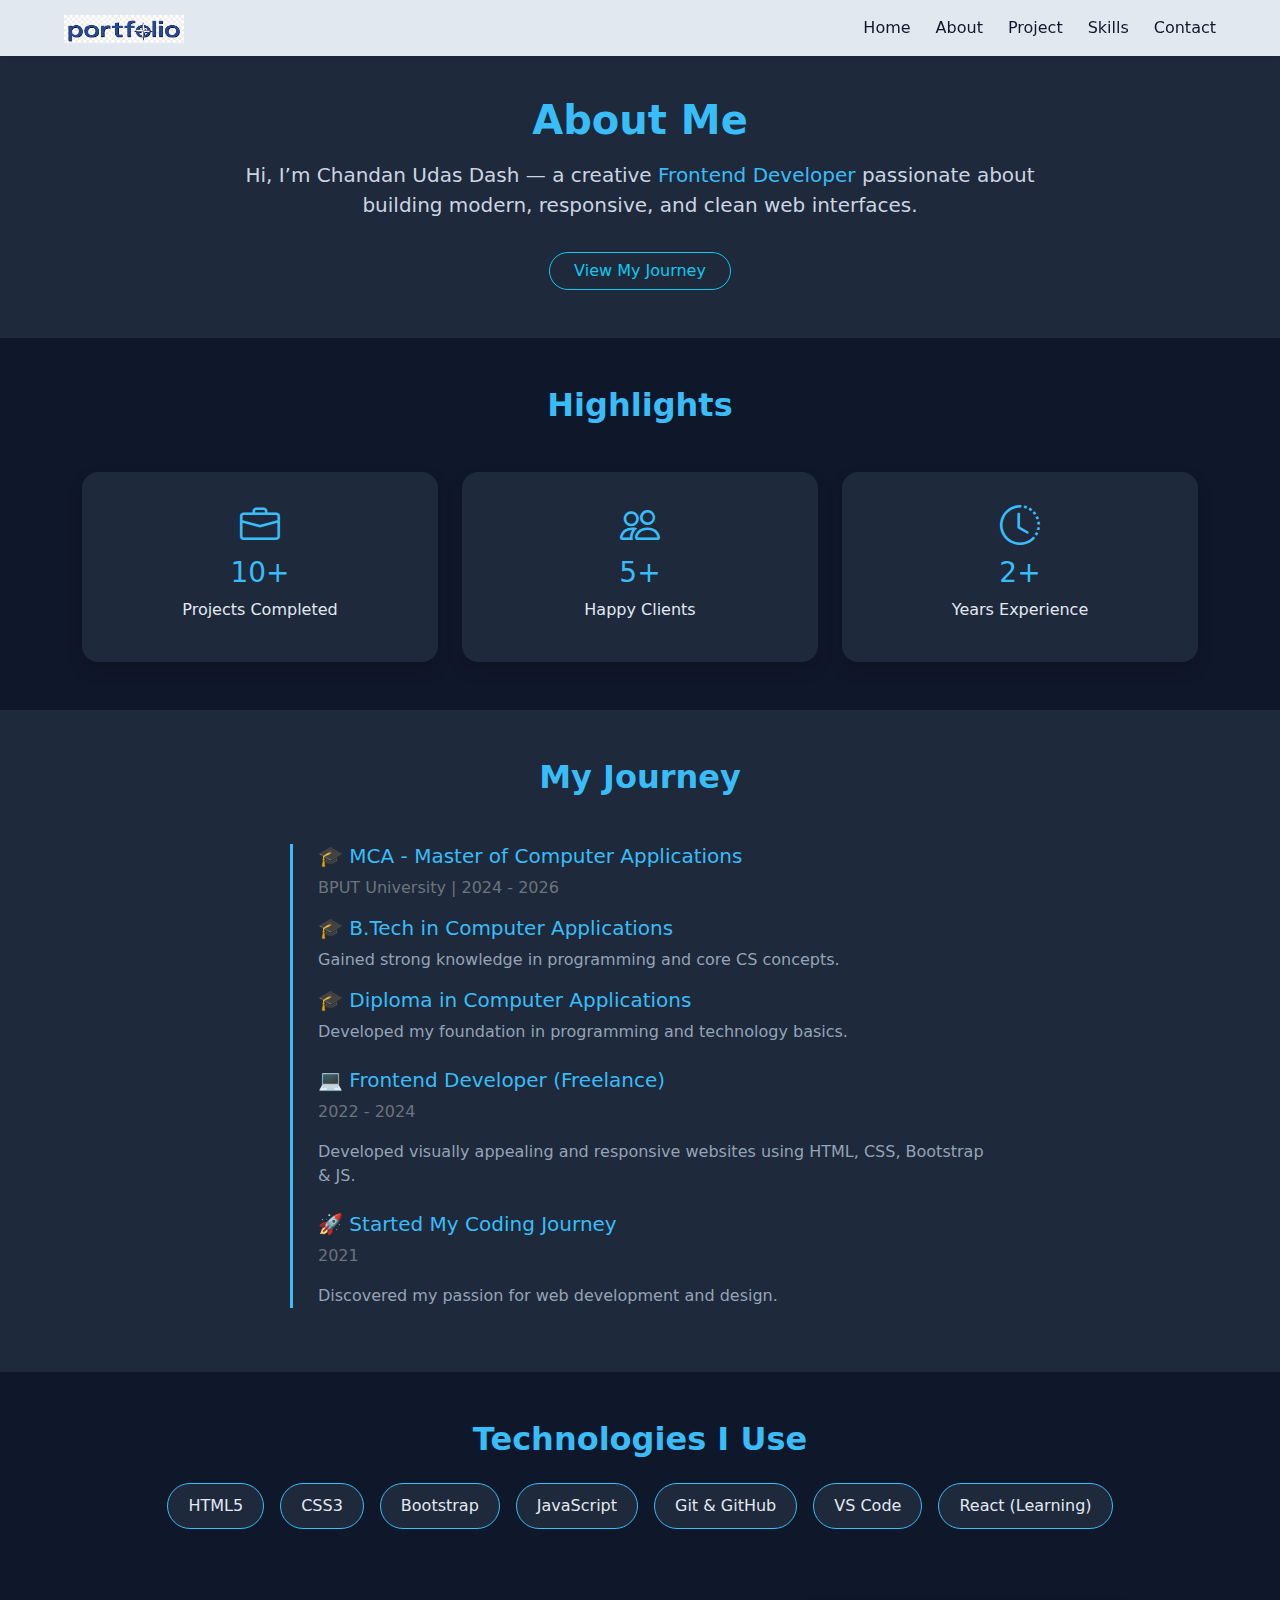
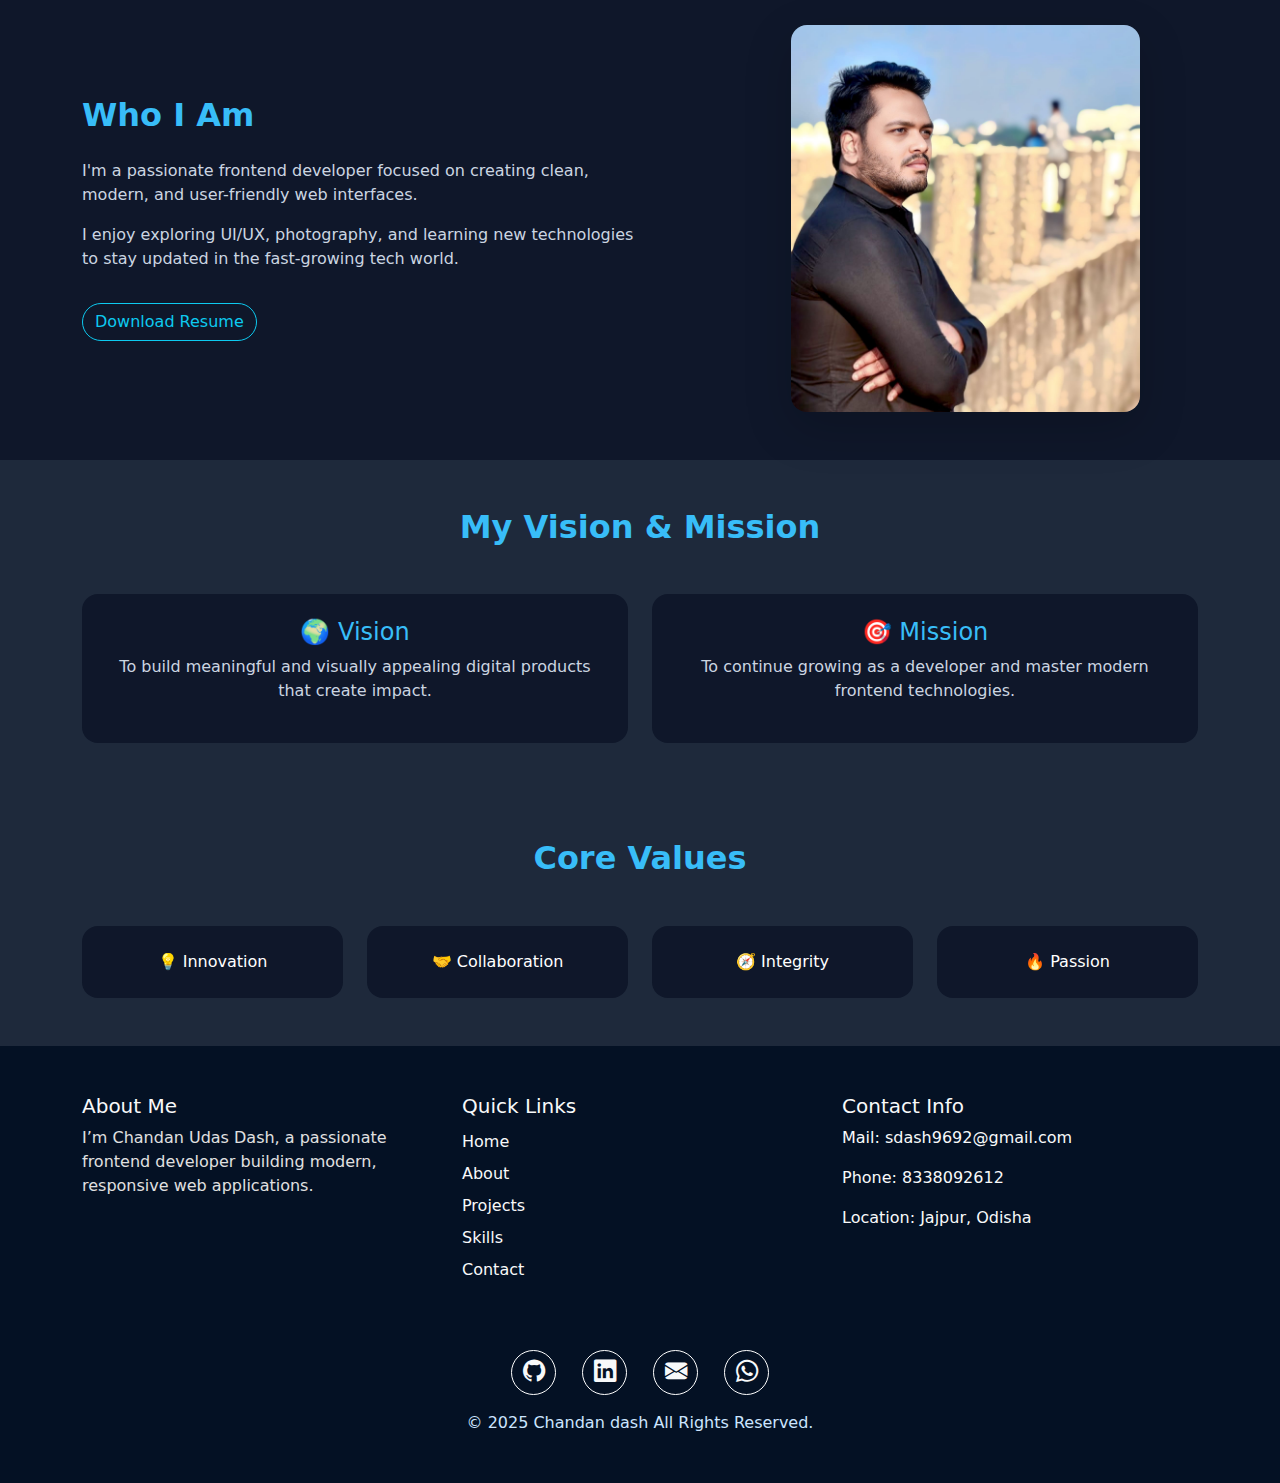
<file: assets/pages/about.html>
<!DOCTYPE html>
<html lang="en">

<head>
  <meta charset="UTF-8" />
  <meta name="viewport" content="width=device-width, initial-scale=1.0" />
  <title>Chandan udas dash - MERN Stack Developer </title>
  <!-- Page CSS -->
  <link rel="stylesheet" href="/assets/css/about.css">
  <!-- Global/Navbar CSS -->
  <link rel="stylesheet" href="/style.css">
  <link rel="shortcut icon" href="/favicon.ico" type="image/x-icon">
  <link href="https://cdn.jsdelivr.net/npm/bootstrap@5.3.3/dist/css/bootstrap.min.css" rel="stylesheet">
  <link href="https://cdn.jsdelivr.net/npm/bootstrap-icons@1.11.3/font/bootstrap-icons.min.css" rel="stylesheet">
  <link href="https://fonts.googleapis.com/css2?family=Poppins:wght@400;500;600;700&display=swap" rel="stylesheet">
</head>

<body>

  <!-- NAVBAR -->
  <nav id="navbar">
    <a href="#" class="logo">
      <img src="/assets/images/myportfolio.png" alt="My Portfolio Logo" class="logo-img">
    </a>
    <div class="menu-icon" id="menu-icon">&#9776;</div>

    <div class="nav-links" id="nav-links">
      <a href="/index.html">Home</a>
      <a href="/assets/pages/about.html" class="active">About</a>
      <a href="/assets/pages/project.html">Project</a>
      <a href="/assets/pages/skills.html">Skills</a>
      <a href="/assets/pages/contact.html">Contact</a>
    </div>
  </nav>

  <div class="mt-5"></div>

  <!-- HERO SECTION -->
  <section class="text-center py-5" style="background:#1E293B;">
    <div class="container">
      <h1 class="fw-bold mb-3" style="color:#38BDF8;">About Me</h1>
      <p class="lead mx-auto" style="max-width:850px; color:#CBD5E1;">
        Hi, I’m <strong>Chandan Udas Dash</strong> — a creative
        <span style="color:#38BDF8;">Frontend Developer</span> passionate about building modern, responsive, and clean
        web
        interfaces.
      </p>
      <a href="#journey" class="btn btn-outline-info rounded-pill px-4 mt-3">View My Journey</a>
    </div>
  </section>

  <!-- HIGHLIGHTS -->
  <section id="highlights" class="py-5 text-center" style="background:#0F172A;">
    <div class="container">
      <h2 class="fw-bold mb-5" style="color:#38BDF8;">Highlights</h2>

      <div class="row g-4">
        <div class="col-md-4">
          <div class="highlight-card p-4 rounded-4 shadow">
            <i class="bi bi-briefcase mb-3" style="font-size:40px; color:#38BDF8;"></i>
            <h3 style="color:#38BDF8;">10+</h3>
            <p>Projects Completed</p>
          </div>
        </div>

        <div class="col-md-4">
          <div class="highlight-card p-4 rounded-4 shadow">
            <i class="bi bi-people mb-3" style="font-size:40px; color:#38BDF8;"></i>
            <h3 style="color:#38BDF8;">5+</h3>
            <p>Happy Clients</p>
          </div>
        </div>

        <div class="col-md-4">
          <div class="highlight-card p-4 rounded-4 shadow">
            <i class="bi bi-clock-history mb-3" style="font-size:40px; color:#38BDF8;"></i>
            <h3 style="color:#38BDF8;">2+</h3>
            <p>Years Experience</p>
          </div>
        </div>
      </div>

    </div>
  </section>

  <!-- MY JOURNEY -->
  <section id="journey" class="py-5" style="background:#1E293B;">
    <div class="container">
      <h2 class="fw-bold text-center mb-5" style="color:#38BDF8;">My Journey</h2>

      <div class="timeline mx-auto" style="max-width:700px;">
        <div class="timeline-item mb-4">
          <h5 style="color:#38BDF8;">🎓 MCA - Master of Computer Applications</h5>
          <p class="text-secondary">BPUT University | 2024 - 2026</p>

          <h5 style="color:#38BDF8;">🎓 B.Tech in Computer Applications</h5>
          <p>Gained strong knowledge in programming and core CS concepts.</p>

          <h5 style="color:#38BDF8;">🎓 Diploma in Computer Applications</h5>
          <p>Developed my foundation in programming and technology basics.</p>
        </div>

        <div class="timeline-item mb-4">
          <h5 style="color:#38BDF8;">💻 Frontend Developer (Freelance)</h5>
          <p class="text-secondary">2022 - 2024</p>
          <p>Developed visually appealing and responsive websites using HTML, CSS, Bootstrap & JS.</p>
        </div>

        <div class="timeline-item">
          <h5 style="color:#38BDF8;">🚀 Started My Coding Journey</h5>
          <p class="text-secondary">2021</p>
          <p>Discovered my passion for web development and design.</p>
        </div>
      </div>

    </div>
  </section>

  <!-- TECHNOLOGIES -->
  <section id="tools" class="py-5 text-center" style="background:#0F172A;">
    <div class="container">
      <h2 class="fw-bold mb-4" style="color:#38BDF8;">Technologies I Use</h2>

      <div class="d-flex flex-wrap justify-content-center gap-3">
        <span class="tech-badge">HTML5</span>
        <span class="tech-badge">CSS3</span>
        <span class="tech-badge">Bootstrap</span>
        <span class="tech-badge">JavaScript</span>
        <span class="tech-badge">Git & GitHub</span>
        <span class="tech-badge">VS Code</span>
        <span class="tech-badge">React (Learning)</span>
      </div>
    </div>
  </section>

  <!-- WHO I AM -->
  <section class="py-5" style="background:#0F172A;">
    <div class="container d-flex flex-column flex-lg-row align-items-center justify-content-between gap-5">

      <div class="col-lg-6 text-center text-lg-start">
        <h2 class="fw-bold mb-4" style="color:#38BDF8;">Who I Am</h2>
        <p style="color:#CBD5E1;">
          I'm a passionate frontend developer focused on creating clean, modern, and user-friendly web interfaces.
        </p>
        <p style="color:#CBD5E1;">
          I enjoy exploring UI/UX, photography, and learning new technologies to stay updated in the fast-growing tech
          world.
        </p>

        <a href="/assets/documents/cv-update.pdf" class="btn btn-outline-info rounded-pill mt-3">Download Resume</a>
      </div>

      <div class="col-lg-5 text-center">
        <img src="/assets/images/phato 5.jpeg" alt="Chandan Udas Dash" class="img-fluid rounded-4 shadow-lg"
          style="max-width:350px;">
      </div>
    </div>
  </section>

  <!-- VISION & MISSION -->
  <section class="py-5 text-center" style="background:#1E293B;">
    <div class="container">

      <h2 class="fw-bold mb-5" style="color:#38BDF8;">My Vision & Mission</h2>

      <div class="row g-4">
        <div class="col-md-6">
          <div class="p-4 rounded-4" style="background:#0F172A;">
            <h4 style="color:#38BDF8;">🌍 Vision</h4>
            <p style="color:#CBD5E1;">To build meaningful and visually appealing digital products that create impact.
            </p>
          </div>
        </div>

        <div class="col-md-6">
          <div class="p-4 rounded-4" style="background:#0F172A;">
            <h4 style="color:#38BDF8;">🎯 Mission</h4>
            <p style="color:#CBD5E1;">To continue growing as a developer and master modern frontend technologies.</p>
          </div>
        </div>
      </div>

    </div>
  </section>

  <!-- CORE VALUES -->
  <section class="py-5 text-center" style="background:#1E293B;">
    <div class="container">
      <h2 class="fw-bold mb-5" style="color:#38BDF8;">Core Values</h2>

      <div class="row g-4">
        <div class="col-md-3">
          <div class="p-4 rounded-4" style="background:#0F172A; color:#fff;">💡 Innovation</div>
        </div>
        <div class="col-md-3">
          <div class="p-4 rounded-4" style="background:#0F172A; color:#fff;">🤝 Collaboration</div>
        </div>
        <div class="col-md-3">
          <div class="p-4 rounded-4" style="background:#0F172A; color:#fff;">🧭 Integrity</div>
        </div>
        <div class="col-md-3">
          <div class="p-4 rounded-4" style="background:#0F172A; color:#fff;">🔥 Passion</div>
        </div>
      </div>

    </div>
  </section>

  <!-- FOOTER -->
  <footer class="text-light py-5" style="background-color:#041124;">
    <div class="container">

      <div class="row text-center text-md-start mb-4">

        <!-- About Me -->
        <div class="col-md-4 mb-4">
          <h5>About Me</h5>
          <p style="color:#e0e0e0;">
            I’m Chandan Udas Dash, a passionate frontend developer building modern, responsive web applications.
          </p>
        </div>

        <!-- Quick Links -->
        <div class="col-md-4 mb-4">
          <h5>Quick Links</h5>
          <ul class="list-unstyled" style="line-height:2;">
            <li><a href="/index.html" class="text-light">Home</a></li>
            <li><a href="/assets/pages/about.html" class="text-light">About</a></li>
            <li><a href="/assets/pages/project.html" class="text-light">Projects</a></li>
            <li><a href="/assets/pages/skills.html" class="text-light">Skills</a></li>
            <li><a href="/assets/pages/contact.html" class="text-light">Contact</a></li>
          </ul>
        </div>

        <!-- Contact Info -->
        <div class="col-md-4 mb-4">
          <h5>Contact Info</h5>
          <p>Mail: sdash9692@gmail.com</p>
          <p>Phone: 8338092612</p>
          <p>Location: Jajpur, Odisha</p>
        </div>

      </div>

      <!-- Social Icons -->
      <div class="d-flex justify-content-center gap-3 mb-3">
        <a href="https://github.com/amchandan" class="text-light social-icon"><i class="bi bi-github"></i></a>
        <a href="https://www.linkedin.com/in/%C3%A7h%C3%A3nd%C3%A1n-%C3%B9-das-d%C3%A3sh-5a8062329?utm_source=share&utm_campaign=share_via&utm_content=profile&utm_medium=android_app " class="text-light social-icon"><i class="bi bi-linkedin"></i></a>
        <a href="mailto:sdash9692@gmail.com" class="text-light social-icon"><i class="bi bi-envelope-fill"></i></a>
        <a href="https://wa.me/918338092612" class="text-light social-icon"><i class="bi bi-whatsapp"></i></a>
      </div>

      <div class="text-center" style="color:#cce5ff;">
        © 2025 Chandan dash All Rights Reserved.
      </div>

    </div>
  </footer>

  <!-- Bootstrap & JS -->
  <script src="https://cdn.jsdelivr.net/npm/bootstrap@5.3.3/dist/js/bootstrap.bundle.min.js"></script>
  <script src="/script.js"></script>

</body>

</html>
</file>
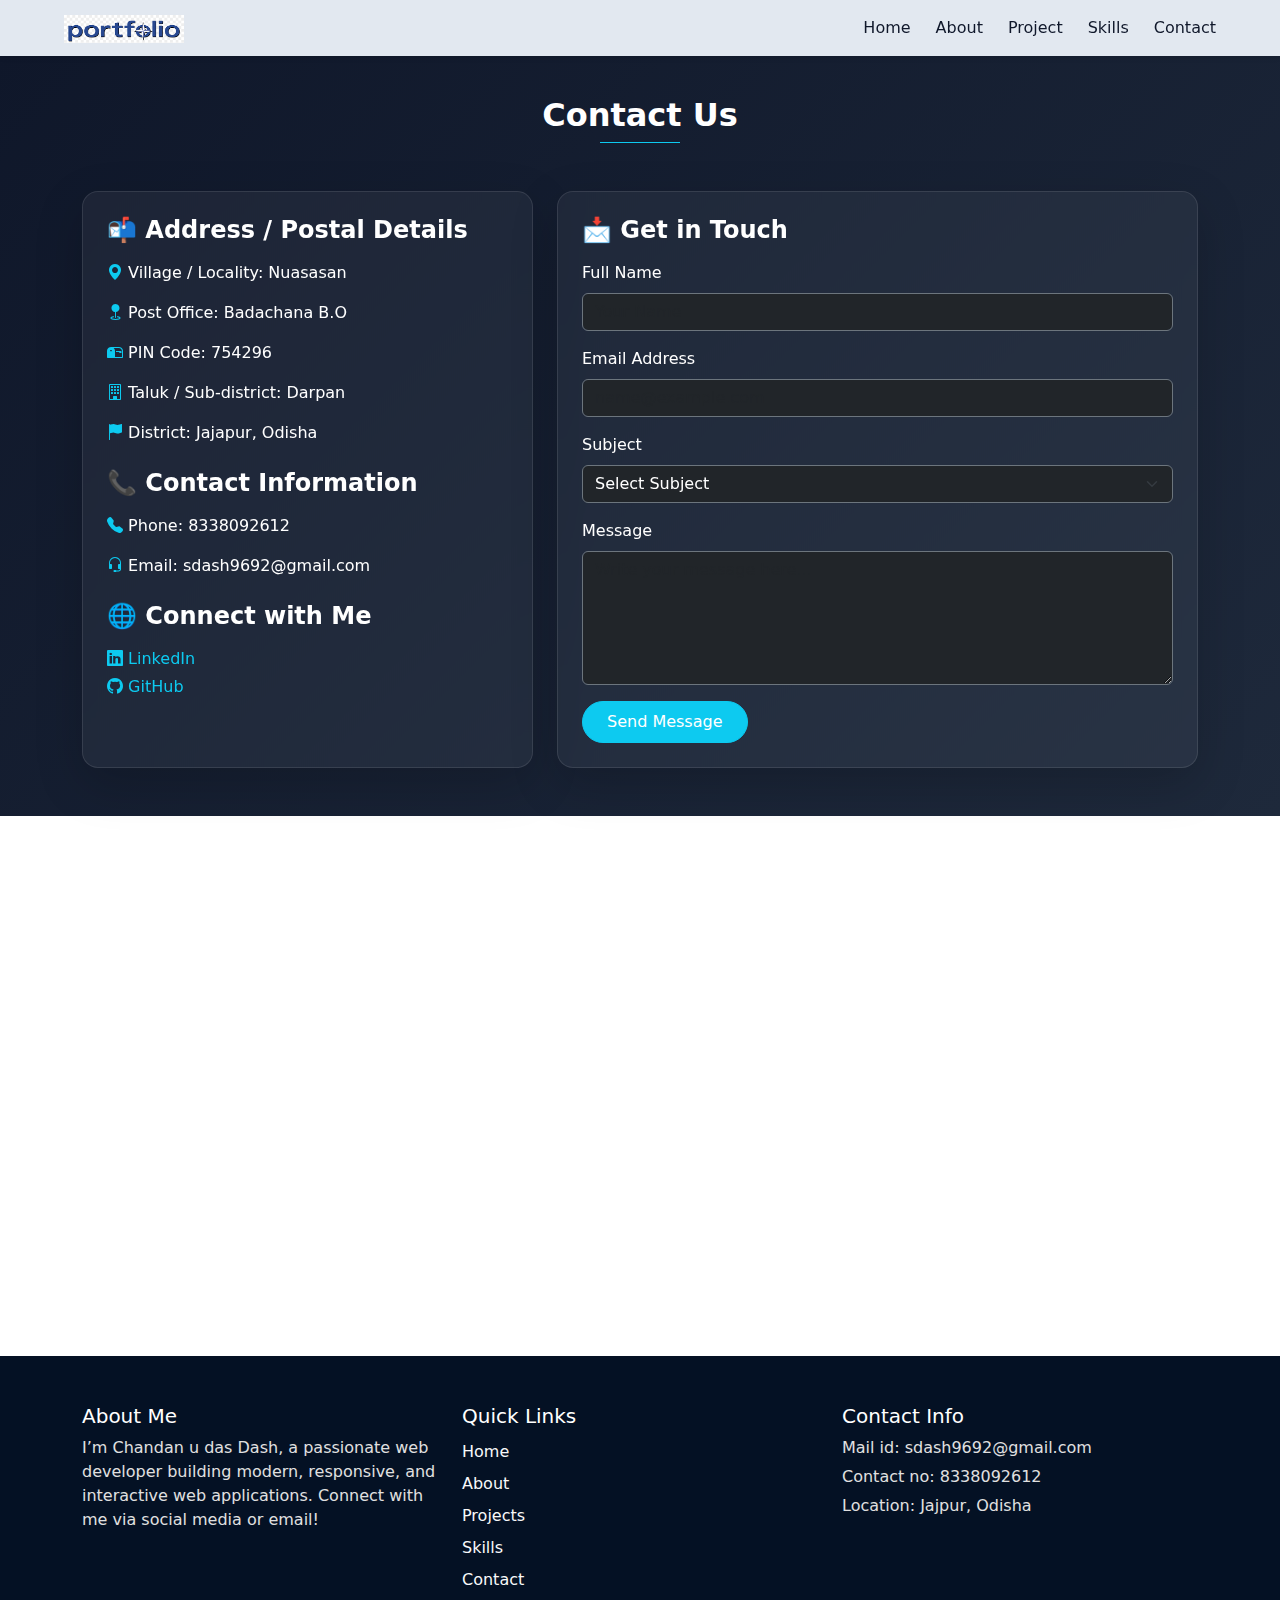
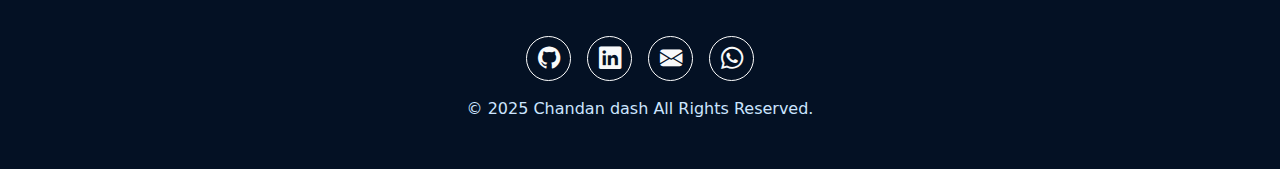
<file: assets/pages/contact.html>
<!DOCTYPE html>
<html lang="en">

<head>
    <meta charset="UTF-8">
    <meta name="viewport" content="width=device-width, initial-scale=1.0">
    <title>Chandan udas dash - MERN Stack Developer </title>
    <link rel="shortcut icon" href="/favicon.ico" type="image/x-icon">
    <link rel="stylesheet" href="/style.css">
    <link rel="stylesheet" href="/assets/css/contact.css">
    <link href="https://cdn.jsdelivr.net/npm/bootstrap@5.3.2/dist/css/bootstrap.min.css" rel="stylesheet">
    <link href="https://cdn.jsdelivr.net/npm/bootstrap-icons@1.11.3/font/bootstrap-icons.css" rel="stylesheet">
</head>

<body>
    <!-- ================== Navbar ================== -->
    <nav id="navbar">
        <a href="#" class="logo">
            <img src="/assets/images/myportfolio.png" alt="My Portfolio Logo" class="logo-img">
        </a>
        <div class="menu-icon" id="menu-icon">&#9776;</div>
        <div class="nav-links" id="nav-links">
            <a href="/index.html">Home</a>
            <a href="/assets/pages/about.html">About</a>
            <a href="/assets/pages/project.html">Project</a>
            <a href="/assets/pages/skills.html">Skills</a>
            <a href="/assets/pages/contact.html">Contact</a>
        </div>
    </nav>

    <section class="py-5 mt-5" style="background: linear-gradient(135deg, #0f172a, #1e293b);">
        <div class="container">

            <!-- Title -->
            <div class="text-center mb-5">
                <h2 class="fw-bold text-white">Contact Us</h2>
                <div class="border-bottom border-info mx-auto" style="width:80px;"></div>
            </div>

            <div class="row g-4">

                <!-- Left Side -->
                <div class="col-lg-5">
                    <div class="p-4 rounded-4 shadow-lg text-white"
                        style="background:rgba(255,255,255,0.05); backdrop-filter:blur(6px); border:1px solid rgba(255,255,255,0.1);">

                        <h4 class="fw-bold mb-3">📬 Address / Postal Details</h4>
                        <p><i class="bi bi-geo-alt-fill text-info"></i> Village / Locality: Nuasasan</p>
                        <p><i class="bi bi-geo-fill text-info"></i> Post Office: Badachana B.O</p>
                        <p><i class="bi bi-mailbox2 text-info"></i> PIN Code: 754296</p>
                        <p><i class="bi bi-building text-info"></i> Taluk / Sub-district: Darpan</p>
                        <p><i class="bi bi-flag-fill text-info"></i> District: Jajapur, Odisha</p>

                        <h4 class="fw-bold mt-4 mb-3">📞 Contact Information</h4>
                        <p><i class="bi bi-telephone-fill text-info"></i> Phone: 8338092612</p>
                        <p><i class="bi bi-headset text-info"></i> Email: sdash9692@gmail.com</p>

                        <h4 class="fw-bold mt-4 mb-3">🌐 Connect with Me</h4>
                        <p class="mb-1">
                            <a  href="https://www.linkedin.com/in/%C3%A7h%C3%A3nd%C3%A1n-%C3%B9-das-d%C3%A3sh-5a8062329?utm_source=share&utm_campaign=share_via&utm_content=profile&utm_medium=android_app " class="text-info text-decoration-none"><i class="bi bi-linkedin"></i>
                                LinkedIn</a>
                        </p>
                        <p class="mb-1">
                            <a href="https://github.com/amchandan" class="text-info text-decoration-none"><i class="bi bi-github"></i> GitHub</a>
                        </p>
                        <p style="visibility: hidden;">
                            <a href="#" class="text-info text-decoration-none"><i class="bi bi-twitter"></i> Twitter</a>
                        </p>

                    </div>
                </div>

                <!-- Right Side: Contact Form -->
                <div class="col-lg-7">
                    <div class="p-4 rounded-4 shadow-lg text-white"
                        style="background:rgba(255,255,255,0.05); backdrop-filter:blur(6px); border:1px solid rgba(255,255,255,0.1);">

                        <h4 class="fw-bold mb-3">📩 Get in Touch</h4>

                        <!-- Success Message -->
                        <div id="successMessage" class="alert alert-success d-none">
                            ✅ message sent successfully!
                        </div>

                        <form id="contactForm" novalidate>

                            <div class="mb-3">
                                <label for="name" class="form-label">Full Name</label>
                                <input type="text" class="form-control bg-dark text-white border-secondary" id="name"
                                    placeholder="Your Name">
                                <small class="text-danger d-none" id="nameError">Full name is required.</small>
                            </div>

                            <div class="mb-3">
                                <label for="email" class="form-label">Email Address</label>
                                <input type="email" class="form-control bg-dark text-white border-secondary" id="email"
                                    placeholder="name@example.com">
                                <small class="text-danger d-none" id="emailError">Enter a valid email address.</small>
                            </div>

                            <div class="mb-3">
                                <label for="subject" class="form-label">Subject</label>
                                <select class="form-select bg-dark text-white border-secondary" id="subject">
                                    <option value="" selected>Select Subject</option>
                                    <option value="project">Project Inquiry</option>
                                    <option value="feedback">Feedback</option>
                                    <option value="other">Other</option>
                                </select>
                                <small class="text-danger d-none" id="subjectError">Please select a subject.</small>
                            </div>

                            <div class="mb-3">
                                <label for="message" class="form-label">Message</label>
                                <textarea class="form-control bg-dark text-white border-secondary" id="message" rows="5"
                                    placeholder="Write your message here..."></textarea>
                                <small class="text-danger d-none" id="messageError">Message cannot be empty.</small>
                            </div>

                            <button type="submit" class="btn btn-info text-white px-4 py-2 rounded-pill">
                                Send Message
                            </button>

                        </form>
                    </div>
                </div>
            </div>
        </div>
    </section>



    <!-- Full-page map -->
    <!-- Full-page map for Nuasasan, Jajapur, Odisha -->
    <section class="full-map">
        <iframe
            src="https://www.google.com/maps/embed?pb=!1m18!1m12!1m3!1d3773.123456789!2d86.249876!3d20.819876!2m3!1f0!2f0!3f0!3m2!1i1024!2i768!4f13.1!3m3!1m2!1s0x3a1964c6e5f7a123%3A0xabcdef1234567890!2sNuasasan%2C%20Jajapur%2C%20Odisha!5e0!3m2!1sen!2sin!4v1700000000000!5m2!1sen!2sin"
            width="100%" height="100%" style="border:0;" allowfullscreen="" loading="lazy"
            referrerpolicy="no-referrer-when-downgrade">
        </iframe>
    </section>

    <!-- ================= MODERN FOOTER WITH GRID ================= -->
    <footer class="text-light py-5" style="background-color:#041124;">
        <div class="container">

            <!-- Grid Layout for Footer Blocks -->
            <div class="row text-center text-md-start mb-4">

                <!-- About Me -->
                <div class="col-md-4 mb-4 mb-md-0">
                    <h5 style="color:#fff;">About Me</h5>
                    <p style="color:#e0e0e0;">
                        I’m Chandan u das Dash, a passionate web developer building modern, responsive, and interactive
                        web applications. Connect with me via social media or email!
                    </p>
                </div>

                <!-- Navbar Menu -->
                <div class="col-md-4 mb-4 mb-md-0">
                    <h5 style="color:#fff;">Quick Links</h5>
                    <ul class="list-unstyled" style="line-height:2;">
                        <li><a href="/index.html" class="text-light" style="text-decoration:none;">Home</a></li>
                        <li><a href="/assets/pages/about.html" class="text-light" style="text-decoration:none;">About</a></li>
                        <li><a href="/assets/pages/project.html" class="text-light" style="text-decoration:none;">Projects</a></li>
                        <li><a href="/assets/pages/skills.html" class="text-light" style="text-decoration:none;">Skills</a></li>
                        <li><a href="/assets/pages/contact.html" class="text-light" style="text-decoration:none;">Contact</a></li>
                    </ul>
                </div>

                <!-- Contact Info -->
                <div class="col-md-4 mb-4 mb-md-0">
                    <h5 style="color:#fff;">Contact Info</h5>
                    <p style="color:#e0e0e0; margin-bottom:5px;">Mail id: sdash9692@gmail.com</p>
                    <p style="color:#e0e0e0; margin-bottom:5px;">Contact no: 8338092612</p>
                    <p style="color:#e0e0e0;">Location: Jajpur, Odisha</p>
                </div>

            </div>

            <!-- Social Media Icons -->
            <div class="d-flex justify-content-center gap-3 mb-3">
                <a href="https://github.com/amchandan" target="_blank"
                    class="text-light d-flex align-items-center justify-content-center rounded-circle"
                    style="width:45px;height:45px;font-size:1.4rem;border:1px solid #fff;transition:0.3s;"
                    onmouseover="this.style.backgroundColor='#333'; this.style.transform='scale(1.2)';"
                    onmouseout="this.style.backgroundColor='transparent'; this.style.transform='scale(1)';">
                    <i class="bi bi-github"></i>
                </a>

                <a href="https://www.linkedin.com/in/%C3%A7h%C3%A3nd%C3%A1n-%C3%B9-das-d%C3%A3sh-5a8062329?utm_source=share&utm_campaign=share_via&utm_content=profile&utm_medium=android_app " target="_blank"
                    class="text-light d-flex align-items-center justify-content-center rounded-circle"
                    style="width:45px;height:45px;font-size:1.4rem;border:1px solid #fff;transition:0.3s;"
                    onmouseover="this.style.backgroundColor='#0077b5'; this.style.transform='scale(1.2)';"
                    onmouseout="this.style.backgroundColor='transparent'; this.style.transform='scale(1)';">
                    <i class="bi bi-linkedin"></i>
                </a>

                <a href="mailto:sdash9692@gmail.com"
                    class="text-light d-flex align-items-center justify-content-center rounded-circle"
                    style="width:45px;height:45px;font-size:1.4rem;border:1px solid #fff;transition:0.3s;"
                    onmouseover="this.style.backgroundColor='#d44638'; this.style.transform='scale(1.2)';"
                    onmouseout="this.style.backgroundColor='transparent'; this.style.transform='scale(1)';">
                    <i class="bi bi-envelope-fill"></i>
                </a>

                <a href="https://wa.me/918338092612" target="_blank"
                    class="text-light d-flex align-items-center justify-content-center rounded-circle"
                    style="width:45px;height:45px;font-size:1.4rem;border:1px solid #fff;transition:0.3s;"
                    onmouseover="this.style.backgroundColor='#25d366'; this.style.transform='scale(1.2)';"
                    onmouseout="this.style.backgroundColor='transparent'; this.style.transform='scale(1)';">
                    <i class="bi bi-whatsapp"></i>
                </a>
            </div>

            <!-- Footer Bottom Text -->
            <div class="text-center" style="color:#cce5ff;">
                © 2025 Chandan dash All Rights Reserved.
            </div>
        </div>
    </footer>

    <!-- Bootstrap JS -->
    <script src="https://cdn.jsdelivr.net/npm/bootstrap@5.3.2/dist/js/bootstrap.bundle.min.js"></script>
    <script src="/script.js"></script>
    <script src="/assets/js/contact.js"></script>
</body>

</html>
</file>
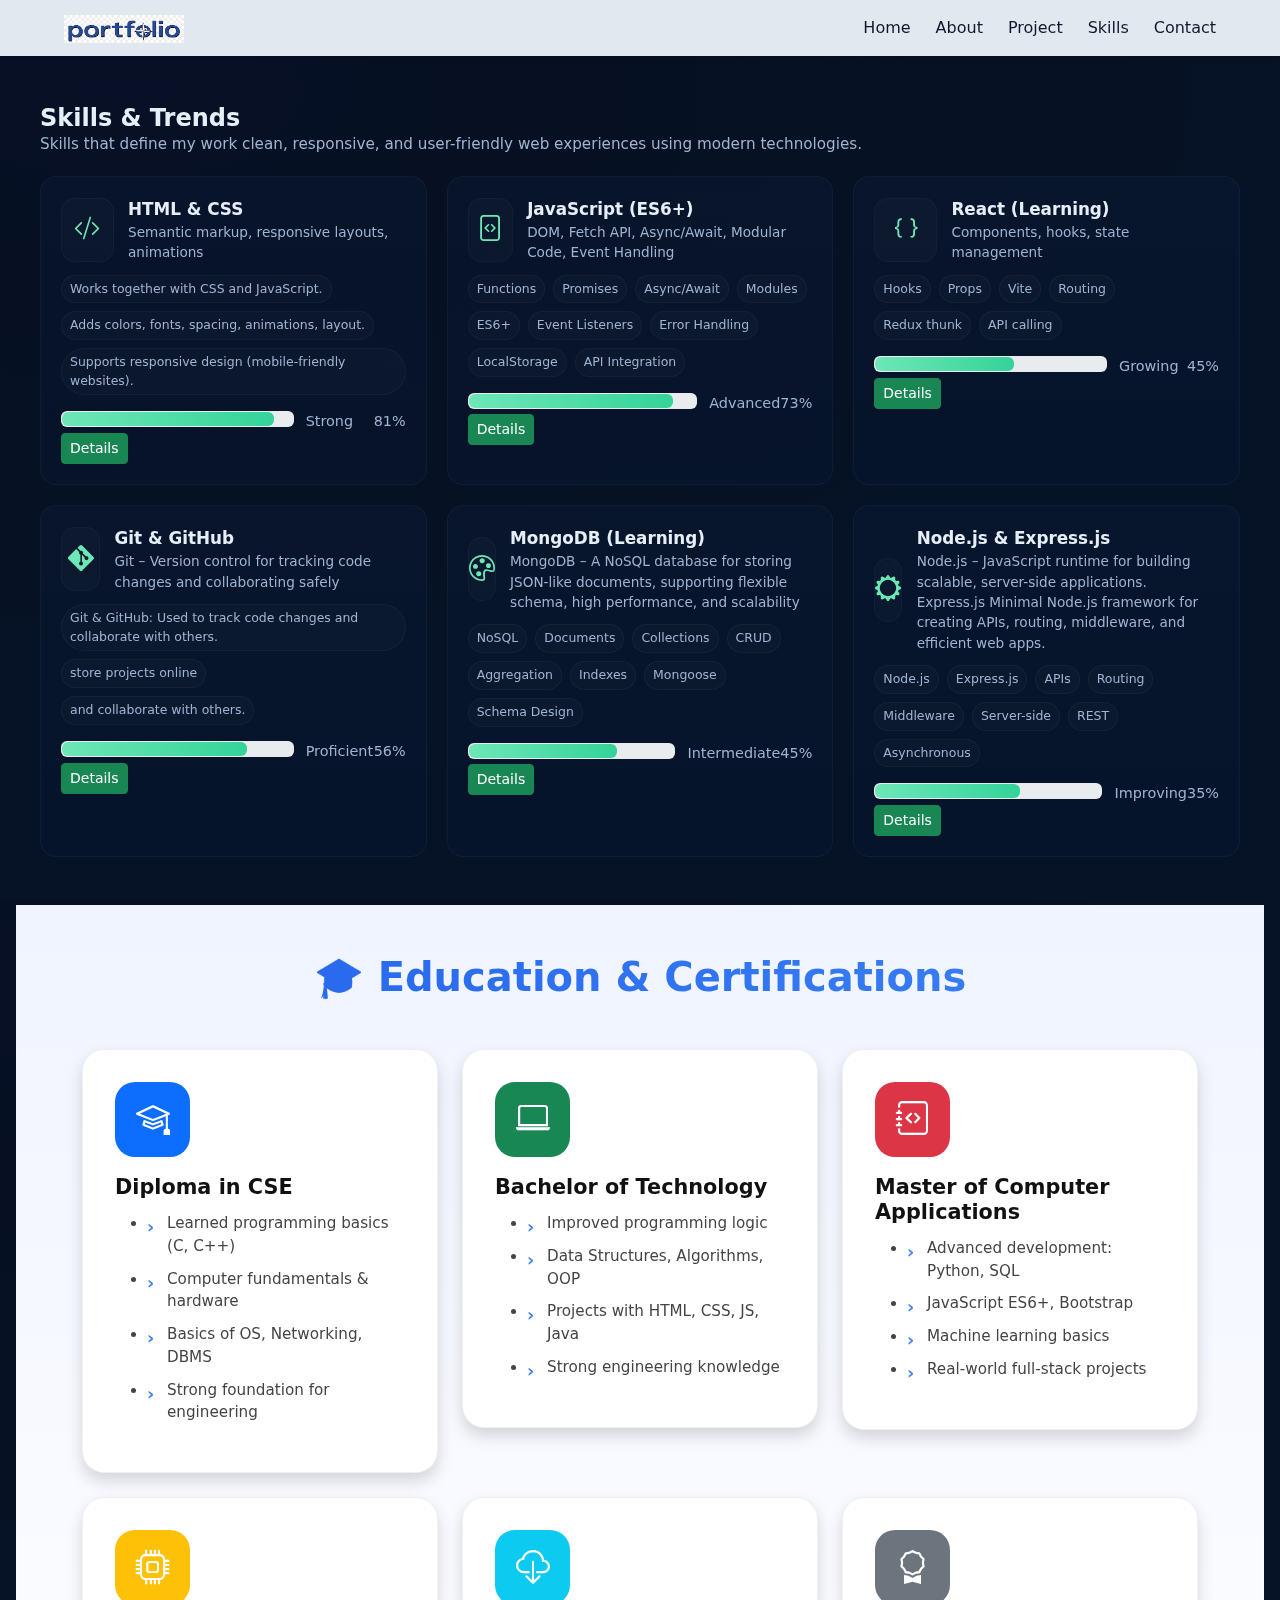
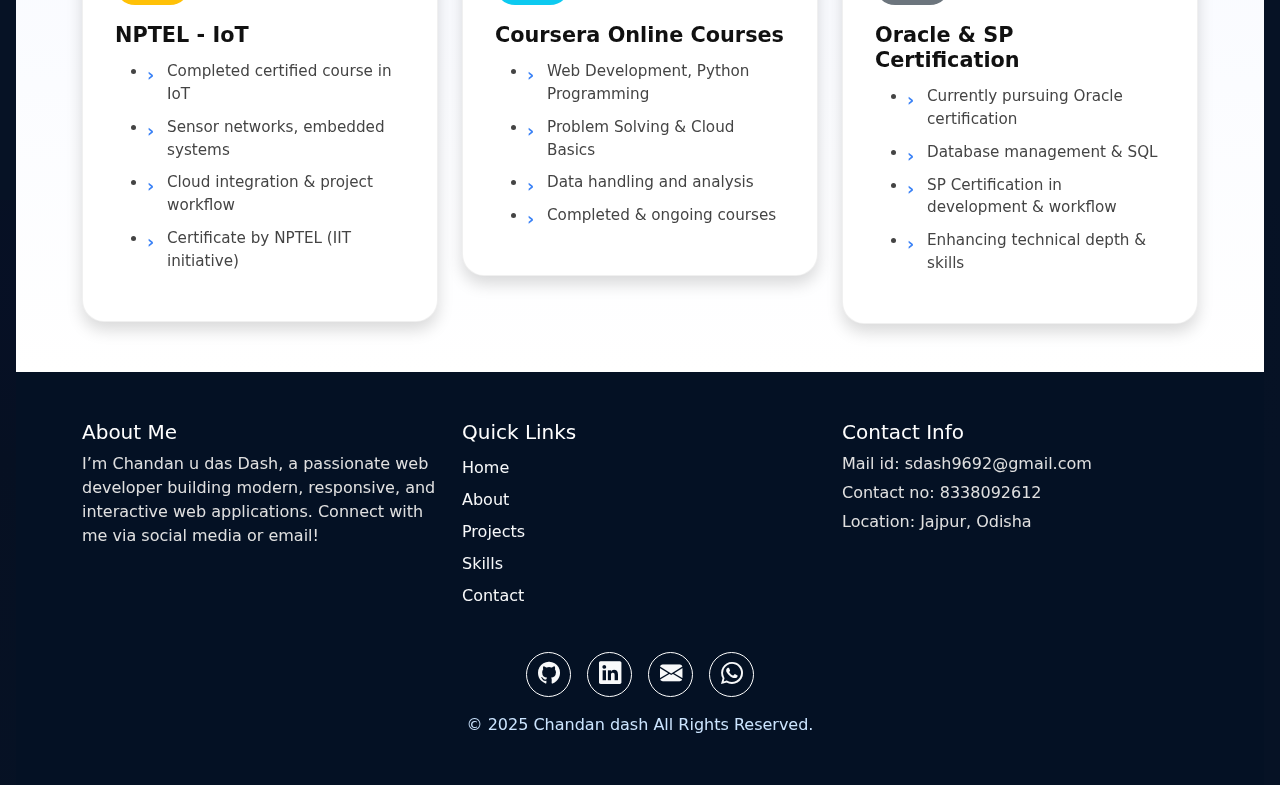
<file: assets/pages/skills.html>
<!DOCTYPE html>
<html lang="en">

<head>
    <meta charset="UTF-8">
    <meta name="viewport" content="width=device-width, initial-scale=1.0">
    <title>Chandan udas dash - MERN Stack Developer </title>
    <link rel="shortcut icon" href="/favicon.ico" type="image/x-icon">
    <link rel="stylesheet" href="/style.css">
    <link rel="stylesheet" href="/assets/css/skills.css">
    <link href="https://cdn.jsdelivr.net/npm/bootstrap@5.3.2/dist/css/bootstrap.min.css" rel="stylesheet">
    <link href="https://cdn.jsdelivr.net/npm/bootstrap-icons@1.11.3/font/bootstrap-icons.css" rel="stylesheet">
</head>

<body class="skills-page">

<!-- ================== Navbar ================== -->
    <nav id="navbar">
        <a href="#" class="logo">
            <img src="/assets/images/myportfolio.png" alt="My Portfolio Logo" class="logo-img">
        </a>
        <div class="menu-icon" id="menu-icon">&#9776;</div>
        <div class="nav-links" id="nav-links">
            <a href="/index.html">Home</a>
            <a href="/assets/pages/about.html">About</a>
            <a href="/assets/pages/project.html">Project</a>
            <a href="/assets/pages/skills.html">Skills</a>
            <a href="/assets/pages/contact.html">Contact</a>
        </div>
    </nav>

      <!-- tecnical skill html code  -->
  <section>
    <div class="container-main position-relative">
      <div class="bg-mist" aria-hidden></div>

      <div class="section-header mt-5">
        <div>
          <h2>Skills & Trends</h2>
          <p>Skills that define my work clean, responsive, and user-friendly web experiences using modern
            technologies.
          </p>
        </div>
      </div>

      <div class="skills-grid" id="skillsGrid">

        <!-- Cards: keep the same structure and data-skill-percent attributes -->

        <article class="skill-card" tabindex="0" data-skill-percent="92">
          <div class="skill-head">
            <div class="skill-icon"><i class="bi bi-code-slash"></i></div>
            <div>
              <div class="skill-title">HTML & CSS</div>
              <div class="skill-sub">Semantic markup, responsive layouts, animations</div>
            </div>
          </div>

          <div class="skill-tags">
            <span class="tag">Works together with CSS and JavaScript.</span>
            <span class="tag">Adds colors, fonts, spacing, animations, layout.</span>
            <span class="tag">Supports responsive design (mobile-friendly websites).</span>
          </div>

          <div class="progress-wrap">
            <div class="progress">
              <div class="bar"></div>
            </div>
            <div class="skill-meta"><span>Strong</span><span class="percent">0%</span></div>
          </div>

          <div class="card-footer">
           <button class="btn btn-success btn-sm">Details</button>
          </div>
        </article>

        <article class="skill-card" tabindex="0" data-skill-percent="90">
          <!-- Skill Header -->
          <div class="skill-head">
            <div class="skill-icon"><i class="bi bi-file-code"></i></div>
            <div>
              <div class="skill-title">JavaScript (ES6+)</div>
              <div class="skill-sub">DOM, Fetch API, Async/Await, Modular Code, Event Handling</div>
            </div>
          </div>

          <!-- Skill Tags -->
          <div class="skill-tags">
            <span class="tag">Functions</span>
            <span class="tag">Promises</span>
            <span class="tag">Async/Await</span>
            <span class="tag">Modules</span>
            <span class="tag">ES6+</span>
            <span class="tag">Event Listeners</span>
            <span class="tag">Error Handling</span>
            <span class="tag">LocalStorage</span>
            <span class="tag">API Integration</span>
          </div>

          <!-- Progress Bar -->
          <div class="progress-wrap">
            <div class="progress">
              <div class="bar"></div>
            </div>
            <div class="skill-meta">
              <span>Advanced</span>
              <span class="percent">0%</span>
            </div>
          </div>


          <!-- Footer -->
          <div class="card-footer">
            <button class="btn btn-success btn-sm">Details</button>
          </div>
        </article>


        <article class="skill-card" tabindex="0" data-skill-percent="60">
          <div class="skill-head">
            <div class="skill-icon"><i class="bi bi-braces"></i></div>
            <div>
              <div class="skill-title">React (Learning)</div>
              <div class="skill-sub">Components, hooks, state management</div>
            </div>
          </div>

          <div class="skill-tags">
            <span class="tag">Hooks</span>
            <span class="tag">Props</span>
            <span class="tag">Vite</span>
            <span class="tag">Routing</span>
            <span class="tag">Redux thunk</span>
            <span class="tag">API calling</span>
          </div>

          <div class="progress-wrap">
            <div class="progress">
              <div class="bar"></div>
            </div>
            <div class="skill-meta"><span>Growing</span><span class="percent">0%</span></div>
          </div>

          <div class="card-footer">
           <button class="btn btn-success btn-sm">Details</button>
          </div>
        </article>

        <article class="skill-card" tabindex="0" data-skill-percent="80">
          <div class="skill-head">
            <div class="skill-icon"><i class="bi bi-git"></i></div>
            <div>
              <div class="skill-title">Git & GitHub</div>
              <div class="skill-sub"> Git – Version control for tracking code changes and collaborating safely</div>
            </div>
          </div>

          <div class="skill-tags">
            <span class="tag">Git & GitHub: Used to track code changes and collaborate with others.</span>
            <span class="tag">store projects online</span>
            <span class="tag">and collaborate with others.</span>
          </div>

          <div class="progress-wrap">
            <div class="progress">
              <div class="bar"></div>
            </div>
            <div class="skill-meta"><span>Proficient</span><span class="percent">0%</span></div>
          </div>

          <div class="card-footer">
           <button class="btn btn-success btn-sm">Details</button>
          </div>
        </article>

        <article class="skill-card" tabindex="0" data-skill-percent="72">
          <div class="skill-head">
            <div class="skill-icon"><i class="bi bi-palette"></i></div>
            <div>
              <div class="skill-title">MongoDB (Learning)</div>
              <div class="skill-sub"> MongoDB – A NoSQL database for storing JSON-like documents, supporting flexible
                schema, high performance, and scalability</div>
            </div>
          </div>

          <div class="skill-tags">
            <span class="tag">NoSQL</span>
            <span class="tag">Documents</span>
            <span class="tag">Collections</span>
            <span class="tag">CRUD</span>
            <span class="tag">Aggregation</span>
            <span class="tag">Indexes</span>
            <span class="tag">Mongoose</span>
            <span class="tag">Schema Design</span>
          </div>


          <div class="progress-wrap">
            <div class="progress">
              <div class="bar"></div>
            </div>
            <div class="skill-meta"><span>Intermediate</span><span class="percent">0%</span></div>
          </div>

          <div class="card-footer">
           <button class="btn btn-success btn-sm">Details</button>
          </div>
        </article>

        <article class="skill-card" tabindex="0" data-skill-percent="64">
          <div class="skill-head">
            <div class="skill-icon"><i class="bi bi-gear-wide"></i></div>
            <div>
              <div class="skill-title">Node.js & Express.js</div>
              <div class="skill-sub">
                Node.js – JavaScript runtime for building scalable, server-side applications. Express.js Minimal
                Node.js framework for creating APIs, routing, middleware, and efficient web apps.
              </div>

            </div>
          </div>

          <div class="skill-tags">
            <span class="tag">Node.js</span>
            <span class="tag">Express.js</span>
            <span class="tag">APIs</span>
            <span class="tag">Routing</span>
            <span class="tag">Middleware</span>
            <span class="tag">Server-side</span>
            <span class="tag">REST</span>
            <span class="tag">Asynchronous</span>
          </div>


          <div class="progress-wrap">
            <div class="progress">
              <div class="bar"></div>
            </div>
            <div class="skill-meta"><span>Improving</span><span class="percent">0%</span></div>
          </div>

          <div class="card-footer">
            <!-- <small class="text-muted">Trend</small> -->
           <button class="btn btn-success btn-sm">Details</button>
          </div>
        </article>
      </div>
    </div>
  </section>


  
  <!-- my non-tech skills -->
   <section class="edu-section py-5 mt-5">
  <div class="container">
    <h2 class="text-center fw-bold mb-5 edu-title">🎓 Education & Certifications</h2>
    
    <div class="row g-4">

      <!-- Diploma Card -->
      <div class="col-lg-4 col-md-6">
        <div class="edu-card shadow">
          <div class="edu-icon bg-primary"><i class="bi bi-mortarboard"></i></div>
          <h4>Diploma in CSE</h4>
          <ul class="edu-list">
            <li>Learned programming basics (C, C++)</li>
            <li>Computer fundamentals & hardware</li>
            <li>Basics of OS, Networking, DBMS</li>
            <li>Strong foundation for engineering</li>
          </ul>
        </div>
      </div>

      <!-- B.Tech Card -->
      <div class="col-lg-4 col-md-6">
        <div class="edu-card shadow">
          <div class="edu-icon bg-success"><i class="bi bi-laptop"></i></div>
          <h4>Bachelor of Technology</h4>
          <ul class="edu-list">
            <li>Improved programming logic</li>
            <li>Data Structures, Algorithms, OOP</li>
            <li>Projects with HTML, CSS, JS, Java</li>
            <li>Strong engineering knowledge</li>
          </ul>
        </div>
      </div>

      <!-- MCA Card -->
      <div class="col-lg-4 col-md-6">
        <div class="edu-card shadow">
          <div class="edu-icon bg-danger"><i class="bi bi-journal-code"></i></div>
          <h4>Master of Computer Applications</h4>
          <ul class="edu-list">
            <li>Advanced development: Python, SQL</li>
            <li>JavaScript ES6+, Bootstrap</li>
            <li>Machine learning basics</li>
            <li>Real-world full-stack projects</li>
          </ul>
        </div>
      </div>

      <!-- NPTEL IoT Card -->
      <div class="col-lg-4 col-md-6">
        <div class="edu-card shadow">
          <div class="edu-icon bg-warning"><i class="bi bi-cpu"></i></div>
          <h4>NPTEL - IoT</h4>
          <ul class="edu-list">
            <li>Completed certified course in IoT</li>
            <li>Sensor networks, embedded systems</li>
            <li>Cloud integration & project workflow</li>
            <li>Certificate by NPTEL (IIT initiative)</li>
          </ul>
        </div>
      </div>

      <!-- Coursera Courses Card -->
      <div class="col-lg-4 col-md-6">
        <div class="edu-card shadow">
          <div class="edu-icon bg-info"><i class="bi bi-cloud-download"></i></div>
          <h4>Coursera Online Courses</h4>
          <ul class="edu-list">
            <li>Web Development, Python Programming</li>
            <li>Problem Solving & Cloud Basics</li>
            <li>Data handling and analysis</li>
            <li>Completed & ongoing courses</li>
          </ul>
        </div>
      </div>

      <!-- Oracle & SP Card -->
      <div class="col-lg-4 col-md-6">
        <div class="edu-card shadow">
          <div class="edu-icon bg-secondary"><i class="bi bi-award"></i></div>
          <h4>Oracle & SP Certification</h4>
          <ul class="edu-list">
            <li>Currently pursuing Oracle certification</li>
            <li>Database management & SQL</li>
            <li>SP Certification in development & workflow</li>
            <li>Enhancing technical depth & skills</li>
          </ul>
        </div>
      </div>

    </div>
  </div>
</section>

<!-- ================= MODERN FOOTER WITH GRID ================= -->
    <footer class="text-light py-5" style="background-color:#041124;">
        <div class="container">

            <!-- Grid Layout for Footer Blocks -->
            <div class="row text-center text-md-start mb-4">

                <!-- About Me -->
                <div class="col-md-4 mb-4 mb-md-0">
                    <h5 style="color:#fff;">About Me</h5>
                    <p style="color:#e0e0e0;">
                        I’m Chandan u das Dash, a passionate web developer building modern, responsive, and interactive
                        web applications. Connect with me via social media or email!
                    </p>
                </div>

                <!-- Navbar Menu -->
                <div class="col-md-4 mb-4 mb-md-0">
                    <h5 style="color:#fff;">Quick Links</h5>
                    <ul class="list-unstyled" style="line-height:2;">
                        <li><a href="/index.html" class="text-light" style="text-decoration:none;">Home</a></li>
                        <li><a href="/assets/pages/about.html" class="text-light" style="text-decoration:none;">About</a></li>
                        <li><a href="/assets/pages/project.html" class="text-light" style="text-decoration:none;">Projects</a></li>
                        <li><a href="/assets/pages/skills.html" class="text-light" style="text-decoration:none;">Skills</a></li>
                        <li><a href="/assets/pages/contact.html" class="text-light" style="text-decoration:none;">Contact</a></li>
                    </ul>
                </div>

                <!-- Contact Info -->
                <div class="col-md-4 mb-4 mb-md-0">
                    <h5 style="color:#fff;">Contact Info</h5>
                    <p style="color:#e0e0e0; margin-bottom:5px;">Mail id: sdash9692@gmail.com</p>
                    <p style="color:#e0e0e0; margin-bottom:5px;">Contact no: 8338092612</p>
                    <p style="color:#e0e0e0;">Location: Jajpur, Odisha</p>
                </div>

            </div>

            <!-- Social Media Icons -->
            <div class="d-flex justify-content-center gap-3 mb-3">
                <a href="https://github.com/amchandan" target="_blank"
                    class="text-light d-flex align-items-center justify-content-center rounded-circle"
                    style="width:45px;height:45px;font-size:1.4rem;border:1px solid #fff;transition:0.3s;"
                    onmouseover="this.style.backgroundColor='#333'; this.style.transform='scale(1.2)';"
                    onmouseout="this.style.backgroundColor='transparent'; this.style.transform='scale(1)';">
                    <i class="bi bi-github"></i>
                </a>

                <a href="https://www.linkedin.com/in/%C3%A7h%C3%A3nd%C3%A1n-%C3%B9-das-d%C3%A3sh-5a8062329?utm_source=share&utm_campaign=share_via&utm_content=profile&utm_medium=android_app " target="_blank"
                    class="text-light d-flex align-items-center justify-content-center rounded-circle"
                    style="width:45px;height:45px;font-size:1.4rem;border:1px solid #fff;transition:0.3s;"
                    onmouseover="this.style.backgroundColor='#0077b5'; this.style.transform='scale(1.2)';"
                    onmouseout="this.style.backgroundColor='transparent'; this.style.transform='scale(1)';">
                    <i class="bi bi-linkedin"></i>
                </a>

                <a href="mailto:sdash9692@gmail.com"
                    class="text-light d-flex align-items-center justify-content-center rounded-circle"
                    style="width:45px;height:45px;font-size:1.4rem;border:1px solid #fff;transition:0.3s;"
                    onmouseover="this.style.backgroundColor='#d44638'; this.style.transform='scale(1.2)';"
                    onmouseout="this.style.backgroundColor='transparent'; this.style.transform='scale(1)';">
                    <i class="bi bi-envelope-fill"></i>
                </a>

                <a href="https://wa.me/918338092612" target="_blank"
                    class="text-light d-flex align-items-center justify-content-center rounded-circle"
                    style="width:45px;height:45px;font-size:1.4rem;border:1px solid #fff;transition:0.3s;"
                    onmouseover="this.style.backgroundColor='#25d366'; this.style.transform='scale(1.2)';"
                    onmouseout="this.style.backgroundColor='transparent'; this.style.transform='scale(1)';">
                    <i class="bi bi-whatsapp"></i>
                </a>
            </div>

            <!-- Footer Bottom Text -->
            <div class="text-center" style="color:#cce5ff;">
                © 2025 Chandan dash All Rights Reserved.
            </div>
        </div>
    </footer>

  <script src="/assets/js/skills.js"></script>
   <!-- Bootstrap JS bundle (optional) -->
  <script src="https://cdn.jsdelivr.net/npm/bootstrap@5.3.2/dist/js/bootstrap.bundle.min.js"></script>
    <script src="/script.js"></script>
</body>

</html>
</file>
<file: assets/css/about.css>
/* ================= ABOUT PAGE CUSTOM STYLES ONLY ================= */

/* ================= HERO / INTRO ================= */
#home {
  background: radial-gradient(circle at top left, #0f172a 0%, #1e293b 100%);
}

.profile-wrapper {
  position: relative;
}

.glow-circle {
  position: absolute;
  top: 50%;
  left: 50%;
  width: 300px;
  height: 200px;
  border-radius: 50%;
  transform: translate(-50%, -50%);
  background: radial-gradient(circle, rgba(56, 189, 248, 0.2) 0%, transparent 70%);
  animation: pulseGlow 3s ease-in-out infinite;
}

@keyframes pulseGlow {
  0%, 100% {
    transform: translate(-50%, -50%) scale(1);
    opacity: 0.8;
  }
  50% {
    transform: translate(-50%, -50%) scale(1.1);
    opacity: 1;
  }
}

/* Buttons */
.btn-outline-info {
  border-color: #38bdf8;
  color: #38bdf8;
  transition: all 0.3s ease;
  font-weight: 500;
}

.btn-outline-info:hover {
  background-color: #38bdf8;
  color: #0f172a;
}

.btn-info {
  background-color: #38bdf8;
  border: none;
}

.btn-info:hover {
  background-color: #0ea5e9;
  color: #fff;
}

@media(max-width:768px) {
  #home {
    text-align: center;
    padding-top: 100px;
  }
}

/* ================= HIGHLIGHTS ================= */
.highlight-card {
  background: #1e293b;
  transition: 0.4s ease;
  border-radius: 20px;
  padding: 2rem;
  color: #e2e8f0;
}

.highlight-card:hover {
  transform: translateY(-10px);
  background: #334155;
  box-shadow: 0 0 15px rgba(56, 189, 248, 0.3);
}

/* ================= TIMELINE ================= */
.timeline {
  border-left: 3px solid #38bdf8;
  padding-left: 25px;
}

/* ================= TECH BADGES ================= */
.tech-badge {
  background: #1e293b;
  border: 1px solid #38bdf8;
  color: #e2e8f0;
  border-radius: 50px;
  padding: 10px 20px;
  transition: 0.3s ease;
  display: inline-block;
}

.tech-badge:hover {
  background: #38bdf8;
  color: #0f172a;
  transform: scale(1.1);
}

/* ================= SKILLS CARDS ================= */
.skills-card {
  background: #1e293b;
  border: 1px solid rgba(255, 255, 255, 0.05);
  transition: all 0.4s ease;
  border-radius: 20px;
  box-shadow: 0 8px 20px rgba(0, 0, 0, 0.1);
  position: relative;
  cursor: pointer;
}

.skills-card:hover {
  transform: translateY(-10px) scale(1.03);
  box-shadow: 0 12px 25px rgba(56, 189, 248, 0.2);
  border: 1px solid #38bdf8;
}

.skills-card::before {
  content: "";
  position: absolute;
  inset: 0;
  border-radius: 20px;
  padding: 2px;
  background: linear-gradient(135deg, #38bdf8, #818cf8);
  -webkit-mask: linear-gradient(#fff 0 0) content-box, linear-gradient(#fff 0 0);
  -webkit-mask-composite: xor;
  mask-composite: exclude;
  opacity: 0;
  transition: opacity 0.3s ease;
}

.skills-card:hover::before {
  opacity: 1;
}

.skills-card i {
  font-size: 40px;
  color: #38bdf8;
  transition: color 0.3s ease, transform 0.3s ease;
}

.skills-card:hover i {
  color: #60a5fa;
  transform: scale(1.2);
}

.skills-card h5 {
  color: #e2e8f0;
}

.skills-card p {
  color: #94a3b8;
  font-size: 0.9rem;
}

/* ================= P TAGS ================= */
.timeline p {
  color: #94a3b8;
}

.timeline p:hover {
  color: #38bdf8;
}

.highlight-card p {
  color: #e2e8f0;
  font-weight: 500;
}

.highlight-card p:hover {
  color: #60a5fa;
}

/* ================= FOOTER ================= */
footer {
  background-color: #041124;
  color: #fff;
  padding: 50px 20px 20px 20px;
  text-align: center;
}

footer h5 {
  transition: 0.3s;
}

footer h5:hover {
  color: #38bdf8;
}

footer a {
  color: #e0e0e0;
  text-decoration: none;
}

footer a:hover {
  color: #38bdf8;
}

footer .social-icon {
  display: inline-flex;
  align-items: center;
  justify-content: center;
  width: 45px;
  height: 45px;
  font-size: 1.4rem;
  border: 1px solid #fff;
  border-radius: 50%;
  margin: 0 5px;
  transition: 0.3s;
}

footer .social-icon:hover {
  transform: scale(1.2);
}

/* ================= RESPONSIVE ================= */
@media(max-width:768px) {
  .skills-card,
  .highlight-card,
  .timeline {
    margin-bottom: 1rem;
  }
}
</file>
<file: style.css>
* {
    margin: 0;
    padding: 0;
    box-sizing: border-box;
}

body {
    font-family: 'Poppins', sans-serif;
    background-color: #f9f9f9;
}

/* navar css code  */
.logo-img {
    width: 120px;
    /* adjust size */
    height: auto;
    /* keeps proper aspect ratio */
}

@media (max-width: 768px) {
    .logo-img {
        width: 90px;
        /* smaller for mobile */
    }
}

nav {
    position: fixed;
    top: 0;
    left: 0;
    width: 100%;
    background-color: #E2E8F0;
    display: flex;
    align-items: center;
    justify-content: space-between;
    padding: 10px 5%;
    box-shadow: 0 2px 5px rgba(0, 0, 0, 0.1);
    z-index: 1000;
    transition: background 0.3s ease, box-shadow 0.3s ease;
}

.logo {
    font-size: 1.5rem;
    font-weight: bold;
    color: #0f172a;
    text-decoration: none;
}

.nav-links {
    display: flex;
    gap: 25px;
}

.nav-links a {
    text-decoration: none;
    color: #0f172a;
    font-weight: 500;
    transition: color 0.3s;
}

.nav-links a:hover {
    color: #2563eb;
}

/* MOBILE MENU ICON */
.menu-icon {
    display: none;
    font-size: 1.8rem;
    cursor: pointer;
    color: #0f172a;
}

/* MOBILE MENU */
@media (max-width: 768px) {
    .nav-links {
        position: fixed;
        top: 60px;
        left: -100%;
        background: white;
        width: 100%;
        height: 100vh;
        flex-direction: column;
        align-items: center;
        justify-content: center;
        transition: left 0.3s ease;
    }

    .nav-links.active {
        left: 0;
    }

    .menu-icon {
        display: block;
    }
}


/* hero content css code */
/* ===== HOME SECTION ===== */
#home {
    background: radial-gradient(circle at top left, #0f172a 0%, #1e293b 100%);
}

.profile-wrapper {
    position: relative;
}

.glow-circle {
    position: absolute;
    top: 50%;
    left: 50%;
    width: 300px;
    height: 200px;
    border-radius: 50%;
    transform: translate(-50%, -50%);
    background: radial-gradient(circle, rgba(56, 189, 248, 0.2) 0%, transparent 70%);
    animation: pulseGlow 3s ease-in-out infinite;
}

@keyframes pulseGlow {
    0% {
        transform: translate(-50%, -50%) scale(1);
        opacity: 0.8;
    }

    50% {
        transform: translate(-50%, -50%) scale(1.1);
        opacity: 1;
    }

    100% {
        transform: translate(-50%, -50%) scale(1);
        opacity: 0.8;
    }
}

/* Button Hover Effects */
.btn-outline-info {
    border-color: #38bdf8;
    color: #38bdf8;
    transition: all 0.3s ease;
}

.btn-outline-info:hover {
    background-color: #38bdf8;
    color: #0f172a;
}

.btn-info {
    background-color: #38bdf8;
    border: none;
}

.btn-info:hover {
    background-color: #0ea5e9;
    color: #fff;
}

/* Responsive */
@media (max-width: 768px) {
    #home {
        text-align: center;
        padding-top: 100px;
    }
}

/* What I Do section css code  */
/* ===== Skills Section ===== */
.skills-card {
    background: #1e293b;
    border: 1px solid rgba(255, 255, 255, 0.05);
    transition: all 0.4s ease;
    border-radius: 20px;
    box-shadow: 0 8px 20px rgba(0, 0, 0, 0.1);
    position: relative;
    cursor: pointer;
}

/* Hover Glow & Scale */
.skills-card:hover {
    transform: translateY(-10px) scale(1.03);
    box-shadow: 0 12px 25px rgba(56, 189, 248, 0.2);
    border: 1px solid #38bdf8;
}

/* Gradient Border Animation */
.skills-card::before {
    content: "";
    position: absolute;
    inset: 0;
    border-radius: 20px;
    padding: 2px;
    background: linear-gradient(135deg, #38bdf8, #818cf8);
    -webkit-mask: linear-gradient(#fff 0 0) content-box, linear-gradient(#fff 0 0);
    -webkit-mask-composite: xor;
    mask-composite: exclude;
    opacity: 0;
    transition: opacity 0.3s ease;
}

.skills-card:hover::before {
    opacity: 1;
}

/* Icons Styling */
.skills-card i {
    font-size: 40px;
    color: #38bdf8;
    transition: color 0.3s ease, transform 0.3s ease;
}

.skills-card:hover i {
    color: #60a5fa;
    transform: scale(1.2);
}

/* Text */
.skills-card h5 {
    color: #e2e8f0;
}

.skills-card p {
    color: #94a3b8;
    font-size: 0.9rem;
}

/* Responsive Tweaks */
@media (max-width: 768px) {
    .skills-card {
        margin-bottom: 1rem;
    }
}


/* Featured Projects Section css code */

/* ===== General Body Style ===== */
body {
    background-color: #f8fafc;
    /* light background for portfolio */
    font-family: 'Poppins', sans-serif;
    margin: 0;
    padding: 0;
}

/* ===== Section Title ===== */
.section-title {
    color: #38BDF8;
    font-weight: 700;
    letter-spacing: 0.5px;
}

/* ===== Project Card Container ===== */
.project-card {
    background: #1e293b;
    border-radius: 20px;
    transition: all 0.4s ease;
    transform: translateY(0);
    overflow: hidden;
    border: 1px solid rgba(255, 255, 255, 0.05);
}

/* Hover Effect */
.project-card:hover {
    transform: translateY(-10px);
    box-shadow: 0 15px 25px rgba(56, 189, 248, 0.2);
    border-color: #38bdf8;
}

/* ===== Image Wrapper ===== */
.project-img-wrapper {
    height: 230px;
    /* fixed height for all images */
    overflow: hidden;
    display: flex;
    align-items: center;
    justify-content: center;
    background-color: #0f172a;
    /* fallback background */
    position: relative;
}

/* Image Styling */
.project-img {
    width: 100%;
    height: 100%;
    object-fit: cover;
    /* keep image ratio consistent */
    transition: transform 0.5s ease, filter 0.3s ease;
}

/* Hover Zoom Effect */
.project-card:hover .project-img {
    transform: scale(1.1);
    filter: brightness(0.85);
}

/* ===== Text Styling ===== */
.project-title {
    font-weight: 600;
    color: #e2e8f0;
}

.project-desc {
    font-size: 0.9rem;
    color: #94a3b8;
    margin-bottom: 0.8rem;
}

/* ===== Button Style ===== */
.btn-outline-info {
    border-color: #38bdf8;
    color: #38bdf8;
    transition: all 0.3s ease;
    font-weight: 500;
}

.btn-outline-info:hover {
    background-color: #38bdf8;
    color: #0f172a;
    border-color: #38bdf8;
}

/* ===== Responsive Fixes ===== */
@media (max-width: 768px) {
    .project-img-wrapper {
        height: 200px;
        /* smaller height for mobile */
    }
}

@media (max-width: 576px) {
    .section-title {
        font-size: 1.5rem;
    }

    .project-card {
        border-radius: 15px;
    }
}
</file>
<file: assets/css/contact.css>
body {
      background-color: #f9f9f9;
      font-family: 'Segoe UI', sans-serif;
    }

    .contact-section {
      padding: 60px 0;
    }

    .contact-left {
      background-color: #fff;
      padding: 30px;
      border-radius: 12px;
      box-shadow: 0 8px 20px rgba(0, 0, 0, 0.05);
    }

    .contact-left h3 {
      margin-bottom: 20px;
      color: #333;
    }

    .contact-left p {
      margin-bottom: 10px;
      color: #555;
    }

    .contact-left i {
      color: #0d6efd;
      margin-right: 8px;
    }

    .contact-left a {
      color: #0d6efd;
      text-decoration: none;
    }

    .contact-left a:hover {
      text-decoration: underline;
    }

    .contact-form {
      background-color: #fff;
      padding: 30px;
      border-radius: 12px;
      box-shadow: 0 8px 20px rgba(0, 0, 0, 0.05);
    }

    .contact-form h3 {
      margin-bottom: 20px;
      color: #333;
    }

    .btn-submit {
      background-color: #0d6efd;
      color: #fff;
      border-radius: 8px;
      padding: 10px 20px;
      transition: all 0.3s;
    }

    .btn-submit:hover {
      background-color: #0b5ed7;
    }

    .error {
      color: red;
      font-size: 0.9em;
    }

    .full-map {
      width: 100%;
      height: 500px;
      margin-top: 40px;
      border-radius: 12px;
      overflow: hidden;
    }

    @media(max-width: 768px) {

      .contact-left,
      .contact-form {
        margin-bottom: 30px;
      }
    }
</file>
<file: assets/css/skills.css>
/* -------------------------------------------------
   ROOT VARIABLES
------------------------------------------------- */
:root {
  --bg-900: #071026;
  --bg-800: #0b1220;
  --card: rgba(255, 255, 255, 0.03);
  --glass: rgba(255, 255, 255, 0.04);
  --accent-1: #6ee7b7; /* mint */
  --accent-2: #34d399; /* aqua */
  --muted: #9fb4d1;
  --radius: 16px;
  --container-w: 1200px;
}

/* -------------------------------------------------
   BASE RESET
------------------------------------------------- */
* {
  box-sizing: border-box;
}

html, body {
  height: 100%;
  margin: 0;
  padding: 0;
  font-family: Inter, system-ui, -apple-system, 'Segoe UI', Roboto, Arial;
  -webkit-font-smoothing: antialiased;
}

/* -------------------------------------------------
   SKILL SECTION BACKGROUND ONLY
------------------------------------------------- */
body.skills-page {
  background: radial-gradient(1200px 600px at 10% 10%, #071026 0%, #061022 30%, #061225 100%);
  color: #e6eef8;
  padding: 3.5rem 1rem;
}

/* -------------------------------------------------
   MAIN CONTAINER
------------------------------------------------- */
.container-main {
  max-width: var(--container-w);
  margin: 0 auto;
}

/* -------------------------------------------------
   SECTION HEADER
------------------------------------------------- */
.section-header {
  display: flex;
  align-items: center;
  justify-content: space-between;
  gap: 1rem;
  margin-bottom: 1.25rem;
}

.section-header h2 {
  font-weight: 700;
  margin: 0;
  font-size: 1.5rem;
}

.section-header p {
  margin: 0;
  color: var(--muted);
  font-size: 0.95rem;
}

/* -------------------------------------------------
   SKILLS GRID
------------------------------------------------- */
.skills-grid {
  display: grid;
  grid-template-columns: repeat(3, 1fr);
  gap: 1.25rem;
}

@media (max-width: 992px) {
  .skills-grid {
    grid-template-columns: repeat(2, 1fr);
  }
}

@media (max-width: 576px) {
  .section-header {
    flex-direction: column;
    align-items: flex-start;
  }

  .skills-grid {
    grid-template-columns: 1fr;
  }
}

/* -------------------------------------------------
   SKILL CARD
------------------------------------------------- */
.skill-card {
  position: relative;
  overflow: hidden;
  border-radius: var(--radius);
  padding: 1.25rem;
  background: linear-gradient(180deg, rgba(255, 255, 255, 0.02), rgba(255, 255, 255, 0.01));
  border: 1px solid rgba(255, 255, 255, 0.04);
  transition: 0.36s ease;
  backdrop-filter: blur(6px) saturate(120%);
}

/* Gradient Border Halo */
.skill-card::before {
  content: "";
  position: absolute;
  inset: -2px;
  border-radius: calc(var(--radius) + 2px);
  background: linear-gradient(135deg, var(--accent-1), var(--accent-2));
  opacity: 0;
  transform: scale(0.98);
  transition: 0.36s;
  z-index: -2;
}

.skill-card:hover::before {
  opacity: 0.16;
  transform: scale(1);
}

/* Floating Light Effect */
.skill-card::after {
  content: "";
  position: absolute;
  inset: 0;
  background: linear-gradient(120deg, rgba(110, 231, 183, 0.03), transparent 30%);
  opacity: 0;
  transition: 0.35s;
}

.skill-card:hover::after {
  opacity: 1;
}

.skill-card:hover {
  transform: translateY(-10px);
  box-shadow: 0 18px 40px rgba(2, 6, 23, 0.55);
  border-color: rgba(110, 231, 183, 0.12);
}

/* -------------------------------------------------
   SKILL HEAD
------------------------------------------------- */
.skill-head {
  display: flex;
  align-items: center;
  gap: 0.9rem;
  margin-bottom: 0.75rem;
}

/* Skill Icon */
.skill-icon {
  width: 64px;
  height: 64px;
  border-radius: 14px;
  display: flex;
  align-items: center;
  justify-content: center;
  font-size: 26px;
  color: var(--accent-1);
  background: rgba(255, 255, 255, 0.02);
  border: 1px solid rgba(255, 255, 255, 0.03);
  position: relative;
}

.skill-icon::before {
  content: "";
  position: absolute;
  inset: -6px;
  border-radius: 16px;
  background: conic-gradient(var(--accent-1), var(--accent-2));
  opacity: 0;
  filter: blur(8px);
  transition: 0.36s;
}

.skill-card:hover .skill-icon::before {
  opacity: 0.12;
}

.skill-title {
  font-weight: 700;
  font-size: 1.05rem;
}

.skill-sub {
  font-size: 0.85rem;
  color: var(--muted);
}

/* -------------------------------------------------
   TAGS
------------------------------------------------- */
.skill-tags {
  margin-top: 0.6rem;
  display: flex;
  gap: 0.5rem;
  flex-wrap: wrap;
}

.tag {
  font-size: 0.78rem;
  padding: 0.25rem 0.5rem;
  border-radius: 999px;
  background: rgba(255, 255, 255, 0.02);
  border: 1px solid rgba(255, 255, 255, 0.04);
  color: var(--muted);
}

/* -------------------------------------------------
   PROGRESS BAR
------------------------------------------------- */
.progress-wrap {
  margin-top: 1rem;
  display: flex;
  gap: 0.75rem;
}

.progress {
  flex: 1;
  height: 12px;
  border-radius: 999px;
  background: rgba(255, 255, 255, 0.02);
  border: 1px solid rgba(255, 255, 255, 0.03);
  overflow: hidden;
}

.bar {
  height: 100%;
  width: 0;
  border-radius: inherit;
  background: linear-gradient(90deg, var(--accent-1), var(--accent-2));
  transition: width 0.9s ease;
}

.skill-meta {
  min-width: 100px;
  font-size: 0.9rem;
  color: var(--muted);
  display: flex;
  justify-content: space-between;
}

/* -------------------------------------------------
   NON-TECH SKILLS SECTION (WHITE BACKGROUND)
------------------------------------------------- */
.edu-section {
  background: #f5f7fa;
  padding: 70px 0;
}

.edu-title {
  font-size: 2.4rem;
  color: #222;
  margin-bottom: 2rem;
  text-align: center;
}

.edu-card {
  background: #fff;
  padding: 30px;
  border-radius: 16px;
  transition: 0.4s ease;
  overflow: hidden;
}

.edu-card:hover {
  transform: translateY(-10px);
  box-shadow: 0px 15px 40px rgba(0, 0, 0, 0.1);
}

.edu-icon {
  height: 70px;
  width: 70px;
  border-radius: 50%;
  font-size: 32px;
  color: #fff;
  display: flex;
  align-items: center;
  justify-content: center;
  margin-bottom: 15px;
}

.edu-card:hover .edu-icon {
  transform: rotate(8deg) scale(1.1);
}

.edu-list li {
  margin-bottom: 8px;
  color: #555;
  line-height: 1.5;
}

/* -------------------------------------------------
   MODERN EDUCATION SECTION (UNIQUE DESIGN)
------------------------------------------------- */
.edu-section {
  background: linear-gradient(180deg, #f0f4ff, #ffffff);
  padding: 90px 0;
}

.edu-title {
  font-size: 2.5rem;
  font-weight: 800;
  background: linear-gradient(90deg, #2563eb, #3b82f6);
  -webkit-background-clip: text;
  color: transparent;
  margin-bottom: 3rem;
  text-align: center;
}

/* Education Card */
.edu-card {
  background: #ffffff;
  border-radius: 22px;
  padding: 32px;
  border: 1px solid rgba(0, 0, 0, 0.06);
  position: relative;
  overflow: hidden;
  transition: 0.45s ease;
  box-shadow: 0 4px 20px rgba(0, 40, 120, 0.05);
}

/* Animated Border Shine */
.edu-card::before {
  content: "";
  position: absolute;
  inset: 0;
  border-radius: inherit;
  background: linear-gradient(130deg, #3b82f6, transparent 40%);
  opacity: 0;
  transform: translate(-20%, -20%);
  transition: 0.5s ease;
}

.edu-card:hover::before {
  opacity: 0.18;
  transform: translate(0);
}

/* Hover Lift + Extra Shadow */
.edu-card:hover {
  transform: translateY(-12px);
  box-shadow: 0 20px 55px rgba(0, 0, 0, 0.12);
}

/* Icon Circle */
.edu-icon {
  height: 75px;
  width: 75px;
  border-radius: 20px;
  display: flex;
  align-items: center;
  justify-content: center;
  font-size: 34px;
  color: #fff;
  margin-bottom: 18px;
  transition: 0.4s ease;
}

.edu-card:hover .edu-icon {
  transform: rotate(10deg) scale(1.15);
}

/* Title */
.edu-card h4 {
  font-size: 1.3rem;
  font-weight: 700;
  color: #111;
  margin-bottom: 12px;
}

/* List */
.edu-list li {
  color: #444;
  font-size: 0.95rem;
  margin-bottom: 10px;
  position: relative;
  padding-left: 20px;
}

/* Bullet Arrow */
.edu-list li::before {
  content: "›";
  position: absolute;
  left: 0;
  top: 2px;
  font-size: 1.1rem;
  color: #3b82f6;
  font-weight: bold;
}
</file>
